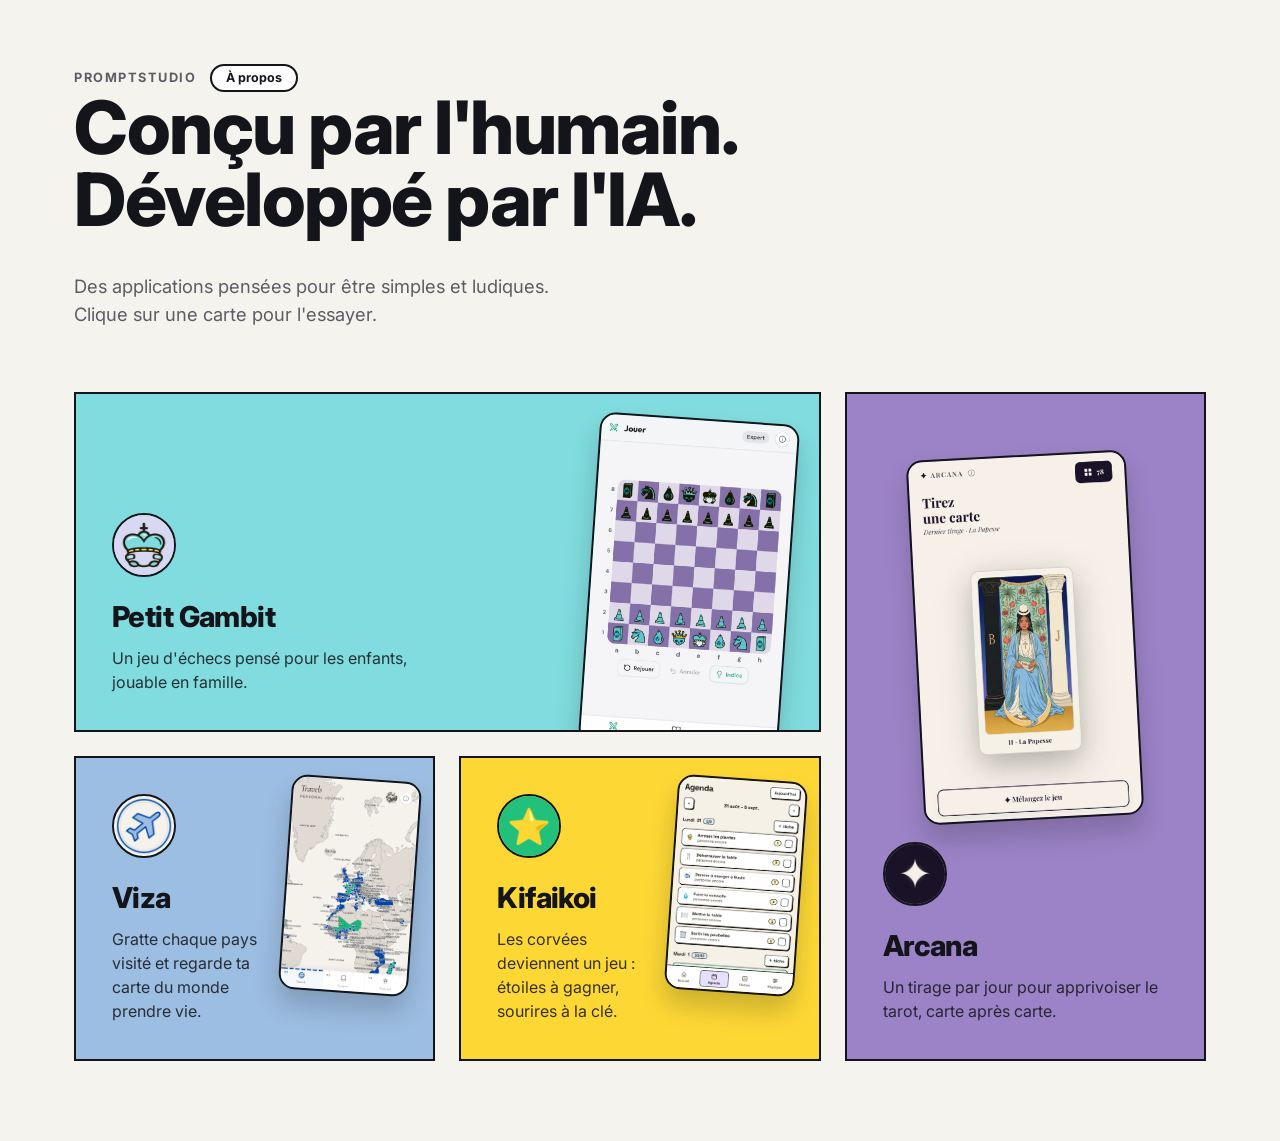
<file: index.html>
<!doctype html>
<html lang="fr">
<head>
<meta charset="UTF-8">
<meta name="viewport" content="width=device-width, initial-scale=1">
<title>PromptStudio | Applications web simples, conçues avec l'IA</title>
<meta name="description" content="PromptStudio conçoit des applications web simples et immédiates, du premier concept jusqu'au code, avec l'aide de l'IA.">
<link rel="canonical" href="https://www.prompt-studio.app/">
<meta name="robots" content="index, follow">
<meta name="theme-color" content="#faf9f6">

<!-- Open Graph -->
<meta property="og:type" content="website">
<meta property="og:site_name" content="PromptStudio">
<meta property="og:title" content="PromptStudio | Applications web simples, conçues avec l'IA">
<meta property="og:description" content="PromptStudio conçoit des applications web simples et immédiates, du premier concept jusqu'au code, avec l'aide de l'IA.">
<meta property="og:url" content="https://www.prompt-studio.app/">
<meta property="og:image" content="https://www.prompt-studio.app/assets/img/og-home.jpg">
<meta property="og:locale" content="fr_FR">
<meta name="twitter:card" content="summary_large_image">
<meta name="twitter:title" content="PromptStudio | Applications web simples, conçues avec l'IA">
<meta name="twitter:description" content="PromptStudio conçoit des applications web simples et immédiates, du premier concept jusqu'au code, avec l'aide de l'IA.">
<meta name="twitter:image" content="https://www.prompt-studio.app/assets/img/og-home.jpg">

<link rel="icon" type="image/png" sizes="32x32" href="/assets/img/favicon-32.png">
<link rel="icon" type="image/png" sizes="512x512" href="/assets/img/favicon-512.png">
<link rel="apple-touch-icon" sizes="180x180" href="/assets/img/favicon-180.png">
<link rel="stylesheet" href="/css/style.css">

<script type="application/ld+json">
{
  "@context": "https://schema.org",
  "@type": "Organization",
  "name": "PromptStudio",
  "url": "https://www.prompt-studio.app/",
  "description": "PromptStudio conçoit des applications web simples, pédagogiques et ludiques : jeu d'échecs familial, carte du monde à gratter, gestion des tâches ménagères des enfants, et apprentissage du tarot.",
  "sameAs": [],
  "makesOffer": [
    {"@type": "Offer", "itemOffered": {"@type": "SoftwareApplication", "name": "Petit Gambit", "applicationCategory": "GameApplication", "url": "https://petitgambit.prompt-studio.app/"}},
    {"@type": "Offer", "itemOffered": {"@type": "SoftwareApplication", "name": "Viza", "applicationCategory": "TravelApplication", "url": "https://viza.prompt-studio.app/"}},
    {"@type": "Offer", "itemOffered": {"@type": "SoftwareApplication", "name": "Kifaikoi", "applicationCategory": "LifestyleApplication", "url": "https://kifaikoi.prompt-studio.app/"}},
    {"@type": "Offer", "itemOffered": {"@type": "SoftwareApplication", "name": "Arcana", "applicationCategory": "LifestyleApplication", "url": "https://arcana.prompt-studio.app/"}}
  ]
}
</script>
</head>
<body>

<main>
  <section class="hero">
    <div class="container">
      <div class="eyebrow-row">
        <p class="eyebrow">PromptStudio</p>
        <button class="info-btn" type="button" data-dialog="dlg-about">À propos</button>
      </div>
      <h1>Conçu par l'humain.<br>Développé par l'IA.</h1>
      <p>Des applications pensées pour être simples et ludiques.<br>Clique sur une carte pour l'essayer.</p>
    </div>
  </section>

  <section class="container">
    <div class="bento">
      <a class="card card-teal card-featured" href="https://petitgambit.prompt-studio.app/" target="_blank" rel="noopener">
        <img class="card-art" src="/assets/img/petit-gambit-screen.webp" alt="Capture d'écran de Petit Gambit : échiquier en position de départ" width="230" height="460" loading="lazy">
        <span class="card-icon"><img src="/assets/img/petit-gambit-icon.webp" alt="" width="64" height="64"></span>
        <h3>Petit Gambit</h3>
        <p>Un jeu d'échecs pensé pour les enfants, jouable en famille.</p>
      </a>

      <a class="card card-purple card-tall" href="https://arcana.prompt-studio.app/" target="_blank" rel="noopener">
        <img class="card-art" src="/assets/img/arcana-screen.webp" alt="Capture d'écran d'Arcana : tirage d'une carte de tarot" width="230" height="460" loading="lazy">
        <span class="card-icon"><img src="/assets/img/arcana-icon.webp" alt="" width="64" height="64"></span>
        <h3>Arcana</h3>
        <p>Un tirage par jour pour apprivoiser le tarot, carte après carte.</p>
      </a>

      <a class="card card-blue" href="https://viza.prompt-studio.app/" target="_blank" rel="noopener">
        <img class="card-art" src="/assets/img/viza-screen.webp" alt="Capture d'écran de Viza : carte du monde à gratter" width="200" height="400" loading="lazy">
        <span class="card-icon"><img src="/assets/img/viza-icon.webp" alt="" width="64" height="64"></span>
        <h3>Viza</h3>
        <p>Gratte chaque pays visité et regarde ta carte du monde prendre vie.</p>
      </a>

      <a class="card card-yellow" href="https://kifaikoi.prompt-studio.app/" target="_blank" rel="noopener">
        <img class="card-art" src="/assets/img/kifaikoi-screen.webp" alt="Capture d'écran de Kifaikoi : liste des tâches ménagères du jour" width="200" height="400" loading="lazy">
        <span class="card-icon"><img src="/assets/img/kifaikoi-icon.webp" alt="" width="64" height="64"></span>
        <h3>Kifaikoi</h3>
        <p>Les corvées deviennent un jeu : étoiles à gagner, sourires à la clé.</p>
      </a>
    </div>
  </section>
</main>

<dialog id="dlg-about" class="about-dialog">
  <button class="dialog-close" type="button" data-close aria-label="Fermer">×</button>
  <h3>À propos</h3>
  <p>PromptStudio est un studio d'expérimentation qui explore une nouvelle façon de concevoir des produits numériques avec l'intelligence artificielle.</p>
  <p>De leur architecture à leurs interfaces jusqu'au code lui-même, chaque application a été construite en collaboration avec l'IA. L'intention et les décisions produit restent humaines, l'exécution passe par le prompt.</p>
  <div class="dialog-footer">
    <p class="dialog-contact">Une question, une idée, une envie de collaborer ?<br><a href="mailto:promptstudio.ai@gmail.com">promptstudio.ai@gmail.com</a></p>
  </div>
</dialog>

<script src="/js/app.js"></script>
</body>
</html>
</file>
<file: css/style.css>
/* PromptStudio — design system (matches the provided design canvas) */

@import url('https://fonts.googleapis.com/css2?family=Inter:wght@400;500;600;700;800;900&display=swap');

:root{
  --ink:#14151a;
  --paper:#f5f3ee;
  --white:#ffffff;
  --muted:#5b5c66;
  --line:#14151a;

  --teal:#80dcde;
  --blue:#9cbee2;
  --yellow:#fdd835;
  --purple:#9c83c7;

  --border:2px solid var(--ink);
}

*,*::before,*::after{box-sizing:border-box}
html{scroll-behavior:smooth}
body{
  margin:0;
  background:var(--paper);
  color:var(--ink);
  font-family:'Inter',system-ui,sans-serif;
  line-height:1.5;
  -webkit-font-smoothing:antialiased;
}
img{max-width:100%;display:block}
a{color:inherit}
.container{max-width:1180px;margin:0 auto;padding:0 24px}

h1,h2,h3,h4{
  font-family:'Inter',system-ui,sans-serif;
  font-weight:800;
  letter-spacing:-0.02em;
  margin:0 0 .5em;
}

.eyebrow-row{display:flex;align-items:center;gap:14px;flex-wrap:wrap}

.eyebrow-row .eyebrow{
  font-family:'Inter',system-ui,sans-serif;
  font-weight:700;
  letter-spacing:.12em;
  text-transform:uppercase;
  font-size:.8rem;
  line-height:28px;
  margin:0;
}

.info-btn{
  height:28px;
  border-radius:999px;flex:none;
  background:var(--white);border:var(--border);
  display:inline-flex;align-items:center;justify-content:center;
  padding:0 14px;
  font-family:'Inter',sans-serif;font-weight:700;font-size:.78rem;
  line-height:1;
  color:var(--ink);cursor:pointer;
  transition:transform .2s ease;
}
.info-btn:hover{transform:translateY(-1px)}

/* ---------- About dialog ---------- */
.about-dialog{
  position:fixed;inset:0;margin:auto;
  border:var(--border);
  border-radius:0;
  padding:32px;
  max-width:460px;width:88vw;
  max-height:82vh;overflow-y:auto;
  background:var(--white);
  color:var(--ink);
  box-shadow:10px 10px 0 var(--ink);
}
.about-dialog::backdrop{background:rgba(20,21,26,.55)}
.about-dialog h3{font-size:1.35rem;margin-bottom:4px;padding-right:28px}
.about-dialog h4{
  font-size:.78rem;text-transform:uppercase;letter-spacing:.08em;
  color:var(--muted);margin:18px 0 6px;
}
.about-dialog p{margin:0;font-size:.92rem;line-height:1.55}
.about-dialog p+p{margin-top:12px}
.dialog-footer{margin-top:22px;padding-top:16px;border-top:2px solid var(--ink)}
.dialog-credit{font-size:.9rem;margin-bottom:10px}
.dialog-tagline{font-style:italic;color:var(--muted);font-size:.84rem;margin-bottom:10px}
.dialog-contact{font-size:.84rem}
.dialog-contact a{text-decoration:underline}
.dialog-close{
  position:absolute;top:16px;right:16px;
  width:30px;height:30px;border-radius:999px;
  background:var(--white);border:var(--border);
  font-size:1.1rem;line-height:1;cursor:pointer;color:var(--ink);
  display:flex;align-items:center;justify-content:center;padding:0;
}
.dialog-close:hover{transform:scale(1.1)}

/* ---------- Hero (home) ---------- */
.hero{padding:64px 0 40px}
.hero h1{font-size:clamp(2.6rem,7vw,4.6rem);line-height:.98}
.hero p{font-size:1.15rem;color:var(--muted);max-width:520px;margin:18px 0 0}

/* ---------- Bento grid ---------- */
.bento{
  display:grid;
  grid-template-columns:1fr 1fr 1fr;
  grid-template-areas:
    "featured featured tall"
    "blue     yellow   tall";
  gap:24px;
  padding:24px 0 80px;
}
.card{
  position:relative;
  border:var(--border);
  border-radius:0;
  padding:36px;
  overflow:hidden;
  text-decoration:none;
  color:var(--ink);
  display:flex;flex-direction:column;justify-content:flex-end;
  min-height:280px;
  transition:transform .28s cubic-bezier(.2,.8,.2,1), box-shadow .28s ease;
}
.card:hover{
  transform:translate(-6px,-6px);
  box-shadow:10px 10px 0 var(--ink);
}
.card:active{transform:translate(-2px,-2px);box-shadow:4px 4px 0 var(--ink)}
.card-teal{background:var(--teal)}
.card-blue{background:var(--blue)}
.card-yellow{background:var(--yellow)}
.card-purple{background:var(--purple)}

.card-featured{grid-area:featured;min-height:340px}
.card-tall{grid-area:tall;min-height:100%}
.card-blue{grid-area:blue}
.card-yellow{grid-area:yellow}

.card-icon{
  width:64px;height:64px;border-radius:999px;
  background:var(--white);border:var(--border);
  display:flex;align-items:center;justify-content:center;
  font-size:1.7rem;margin-bottom:18px;
  overflow:hidden;
  transition:transform .28s cubic-bezier(.34,1.56,.64,1);
}
.card-icon img{width:100%;height:100%;object-fit:cover}
.card:hover .card-icon{transform:scale(1.1) rotate(-8deg)}
.card h3{font-size:1.8rem;margin-bottom:8px}
.card p{margin:0;color:var(--ink);opacity:.85;max-width:34ch}

.card-art{
  position:absolute;top:22px;right:24px;
  width:180px;height:auto;
  border:2px solid var(--ink);
  border-radius:16px;
  box-shadow:0 16px 26px rgba(20,21,26,.2);
  background:var(--white);
  transform:rotate(4deg);
  transition:transform .28s cubic-bezier(.2,.8,.2,1);
}
.card:hover .card-art{transform:rotate(1deg) scale(1.04)}
.card-featured .card-art{width:200px;top:24px;right:30px}
.card-blue .card-art,.card-yellow .card-art{width:130px;top:20px;right:18px}
.card-blue h3,.card-blue p,.card-yellow h3,.card-yellow p{max-width:56%}
.card-tall .card-art{position:static;width:220px;margin:4px auto 22px;transform:rotate(-3deg)}
.card-tall:hover .card-art{transform:rotate(-1deg) scale(1.04)}

@media (max-width: 900px){
  .bento{
    grid-template-columns:1fr;
    grid-template-areas:
      "featured"
      "tall"
      "blue"
      "yellow";
  }
  .card-art,.card-featured .card-art,.card-blue .card-art,.card-yellow .card-art{
    position:static;width:180px;margin:16px auto 0;transform:rotate(-2deg);
  }
  .card-blue h3,.card-blue p,.card-yellow h3,.card-yellow p{max-width:none}

  .about-dialog{
    position:fixed;
    left:0;right:0;bottom:0;top:auto;
    margin:0;
    width:100%;max-width:100%;
    max-height:85vh;
    border-radius:20px 20px 0 0;
    border-bottom:none;
    padding-top:30px;
    box-shadow:0 -8px 20px rgba(20,21,26,.18);
  }
  .about-dialog::before{
    content:'';
    position:absolute;top:10px;left:50%;
    width:40px;height:4px;
    transform:translateX(-50%);
    border-radius:999px;
    background:var(--ink);
    opacity:.25;
  }
}
</file>
